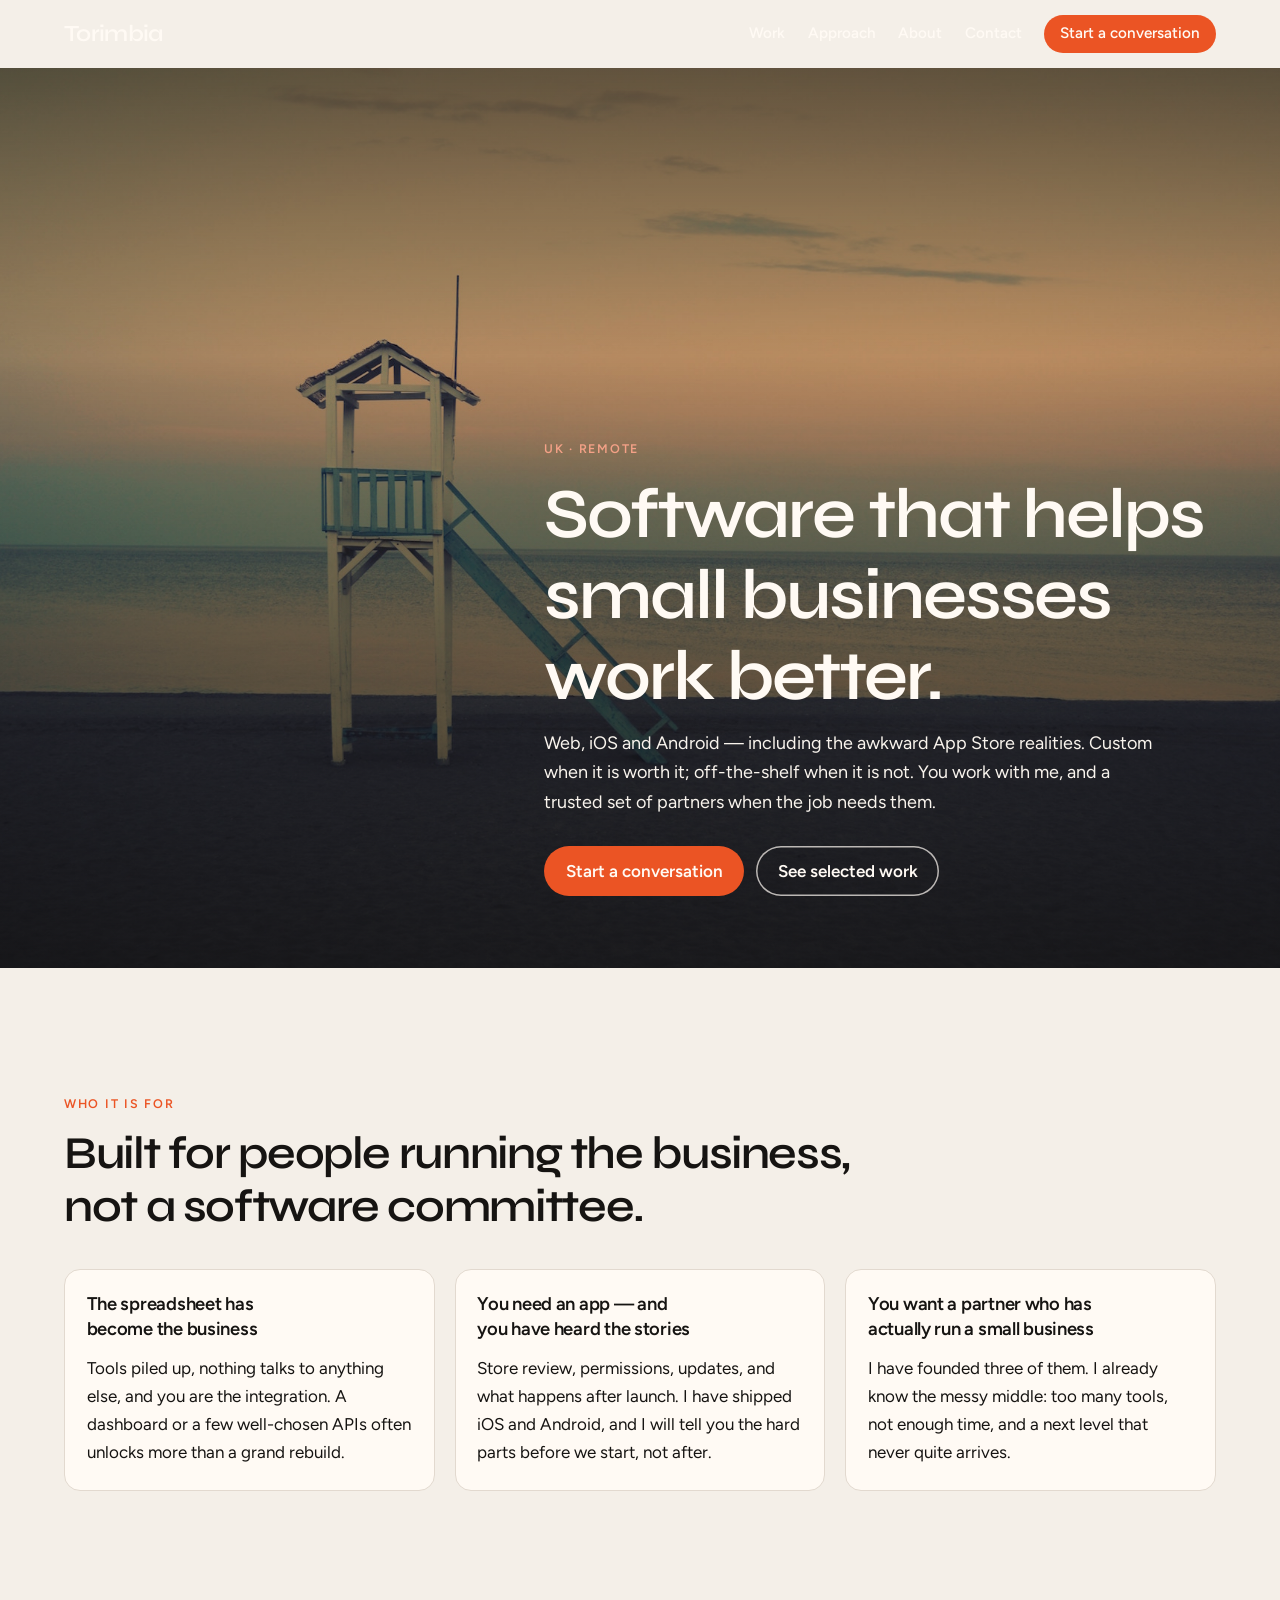
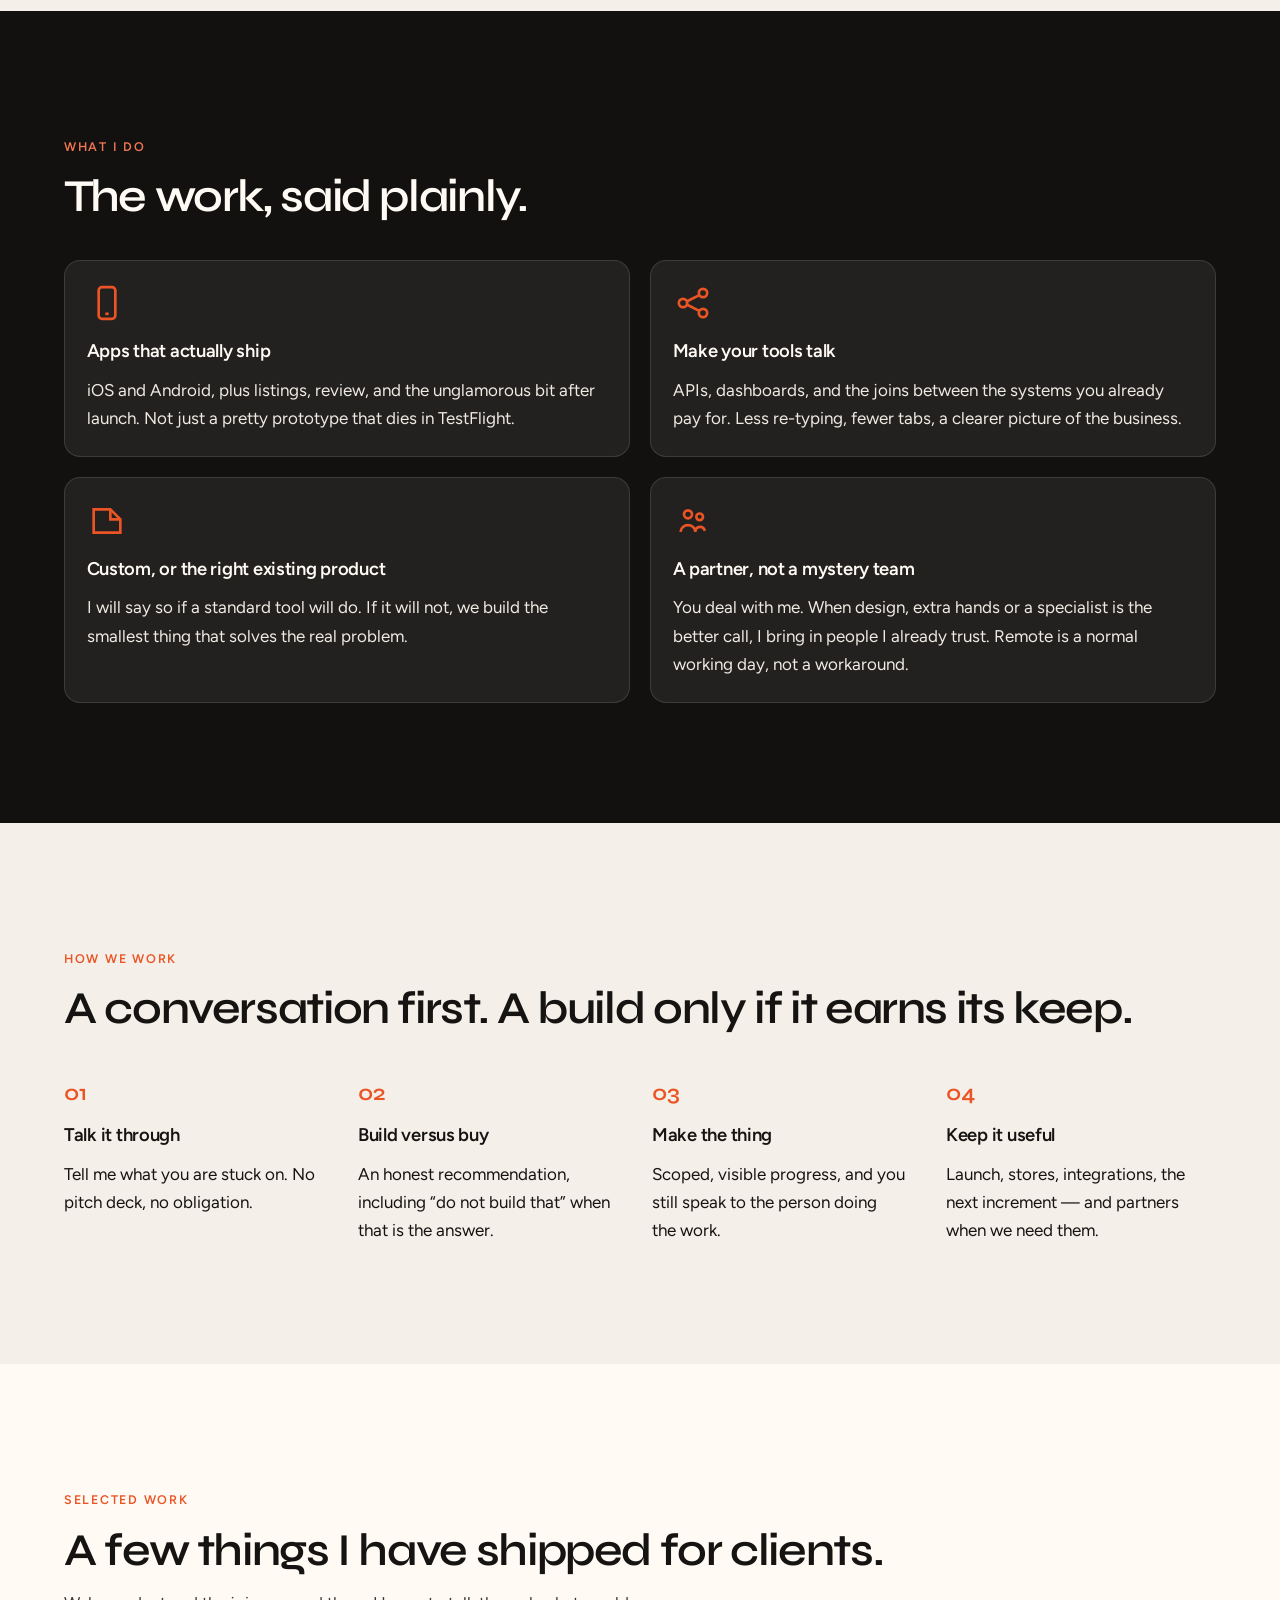
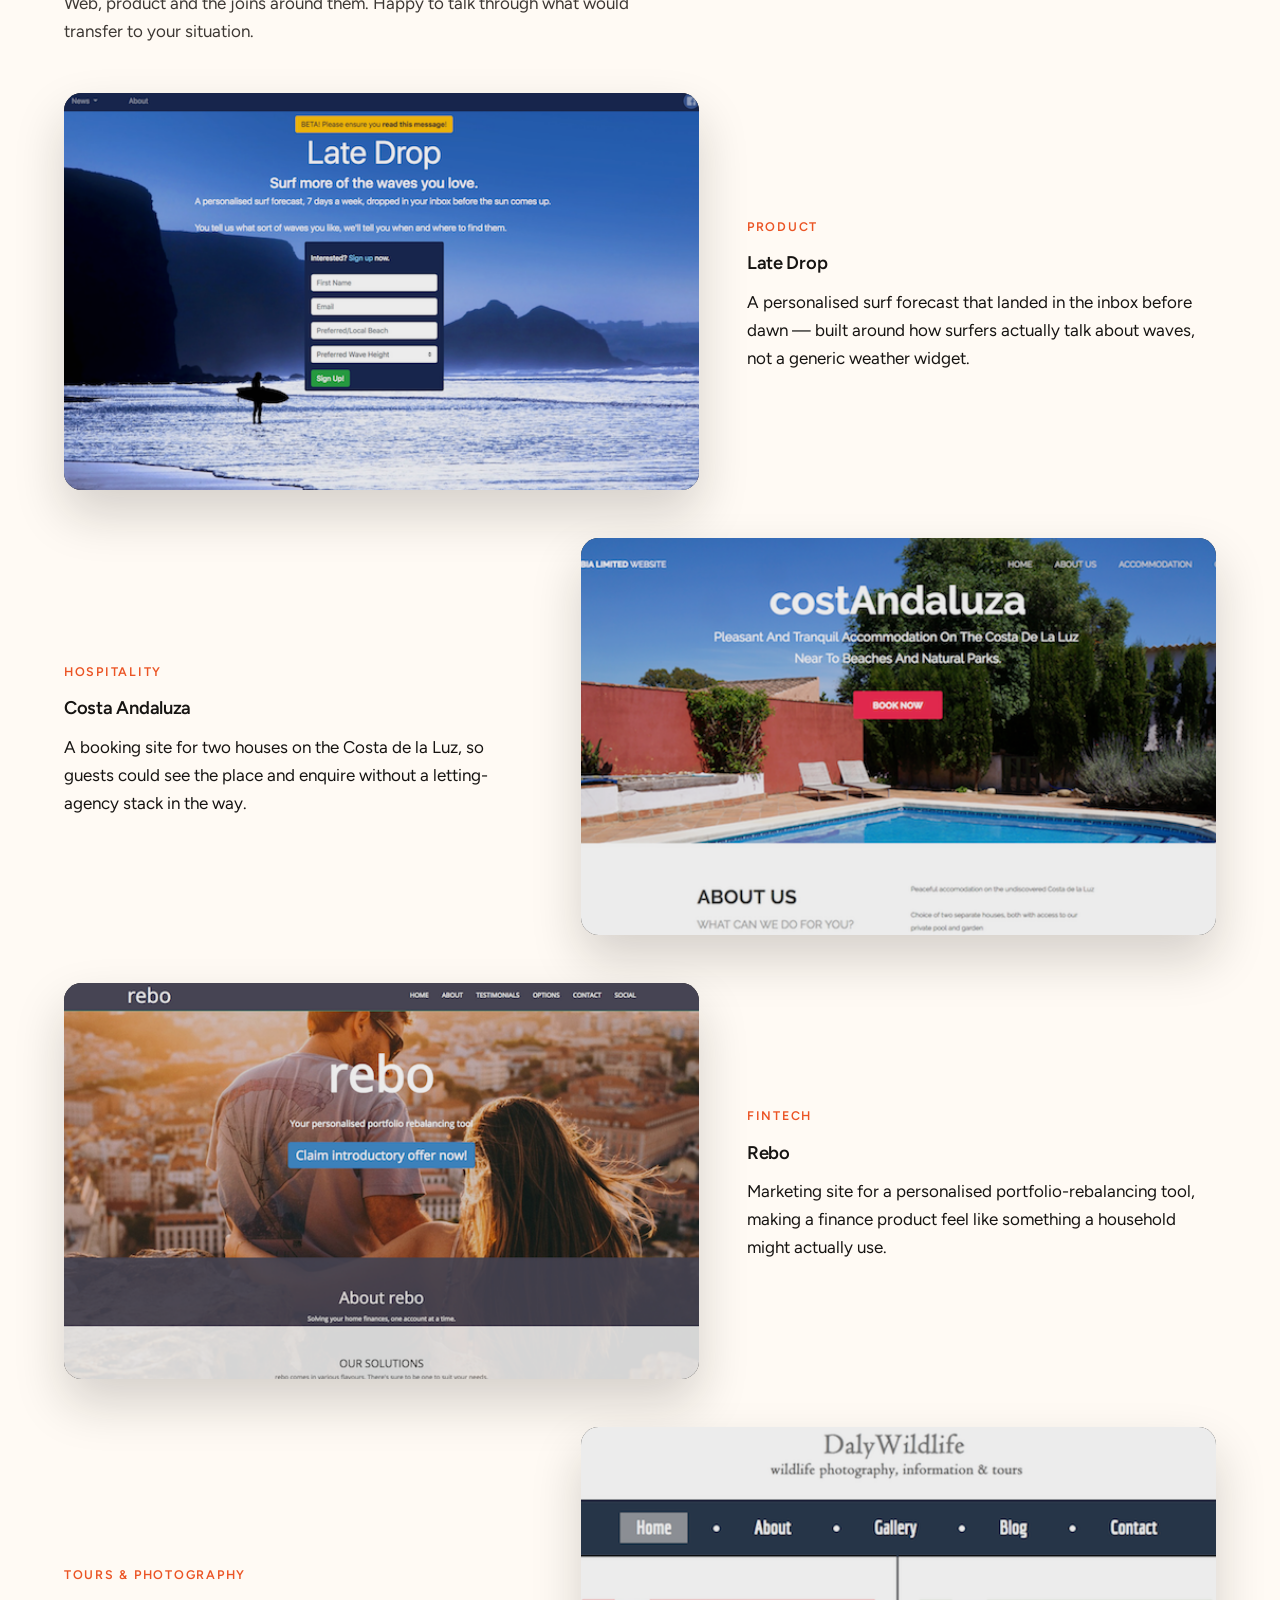
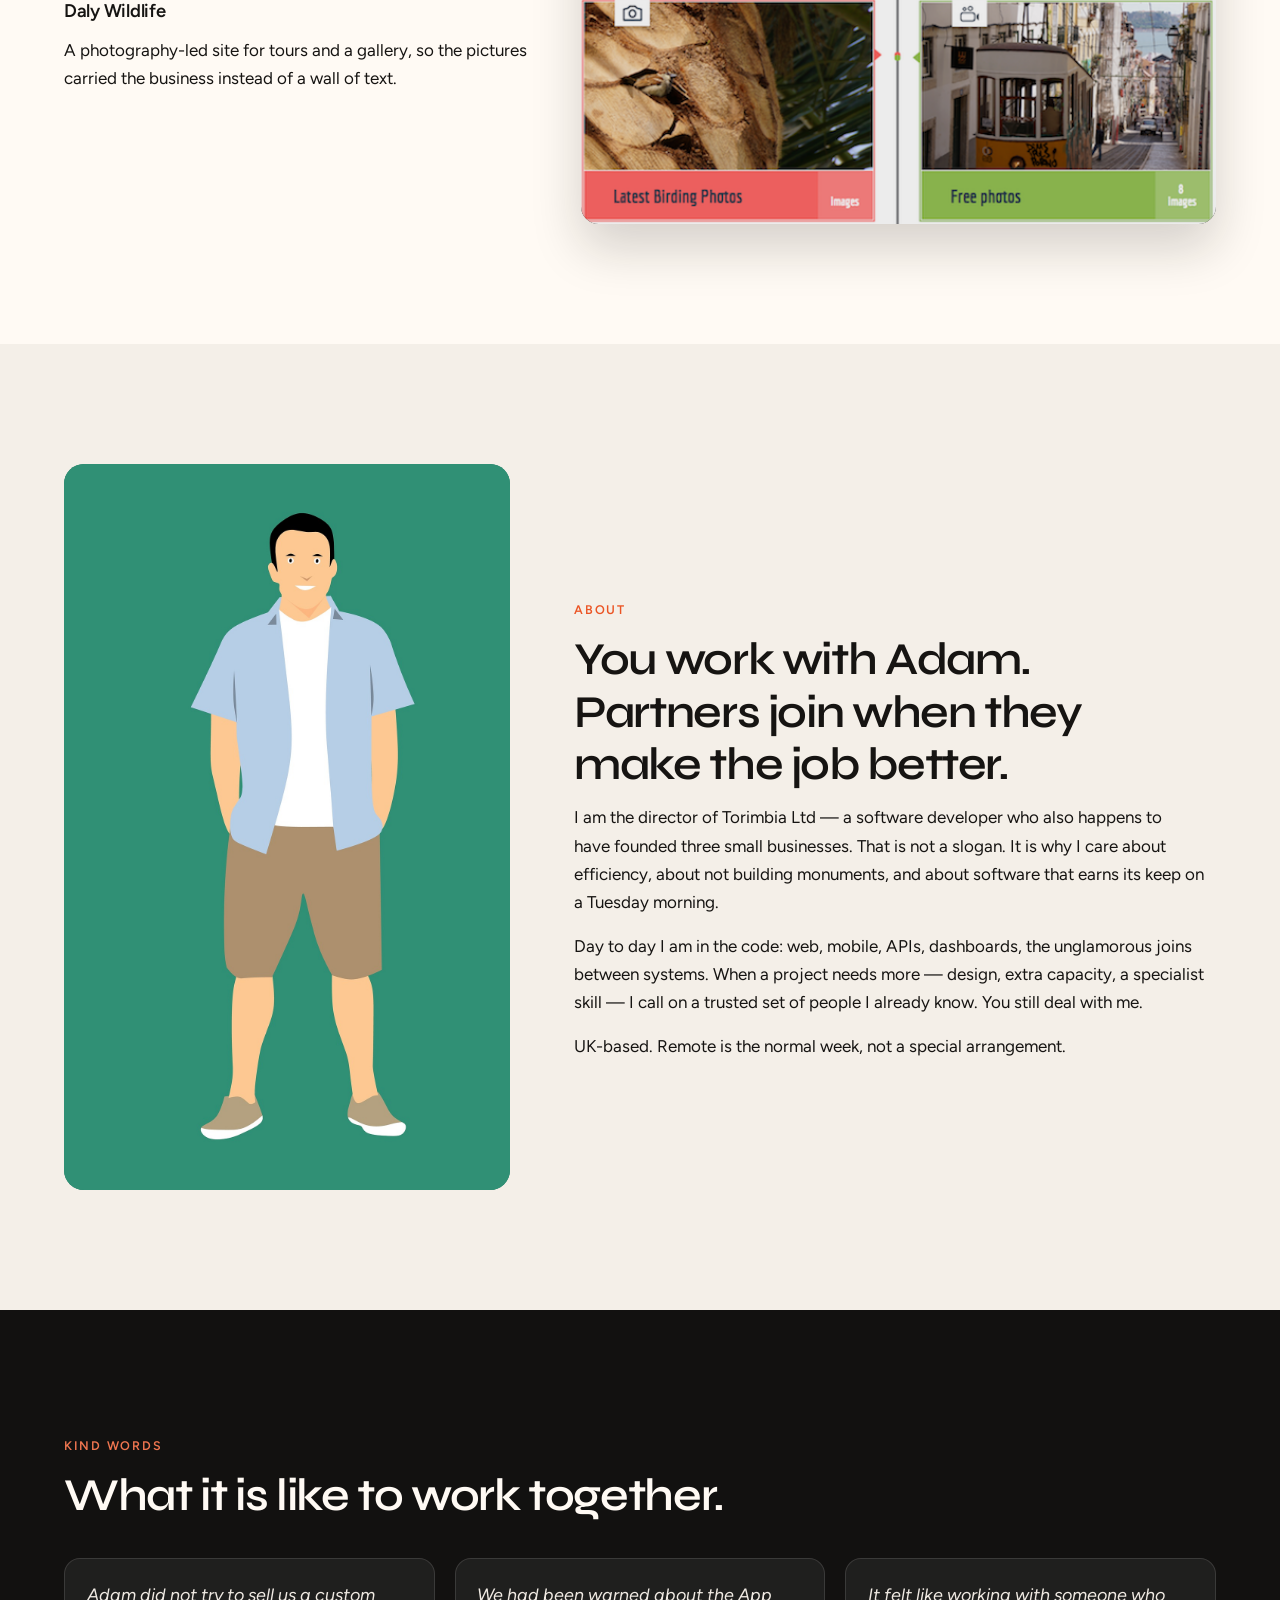
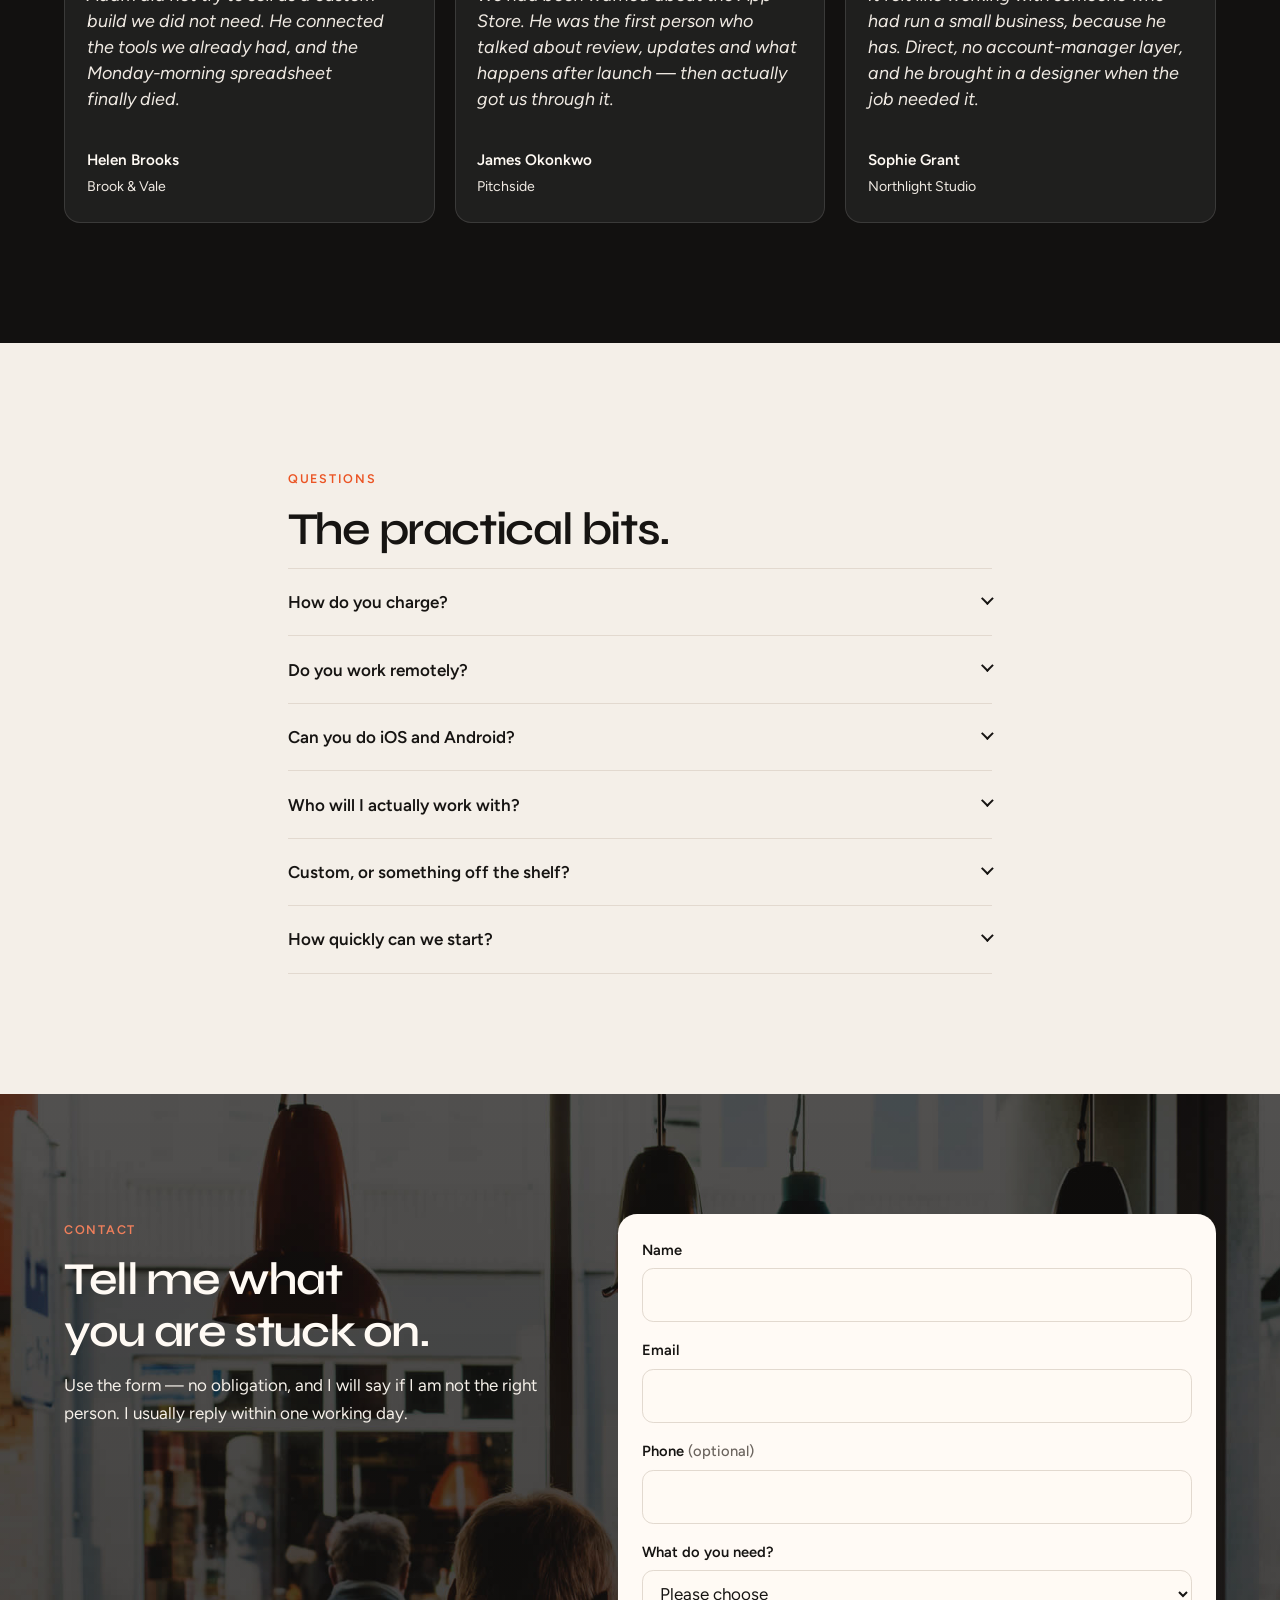
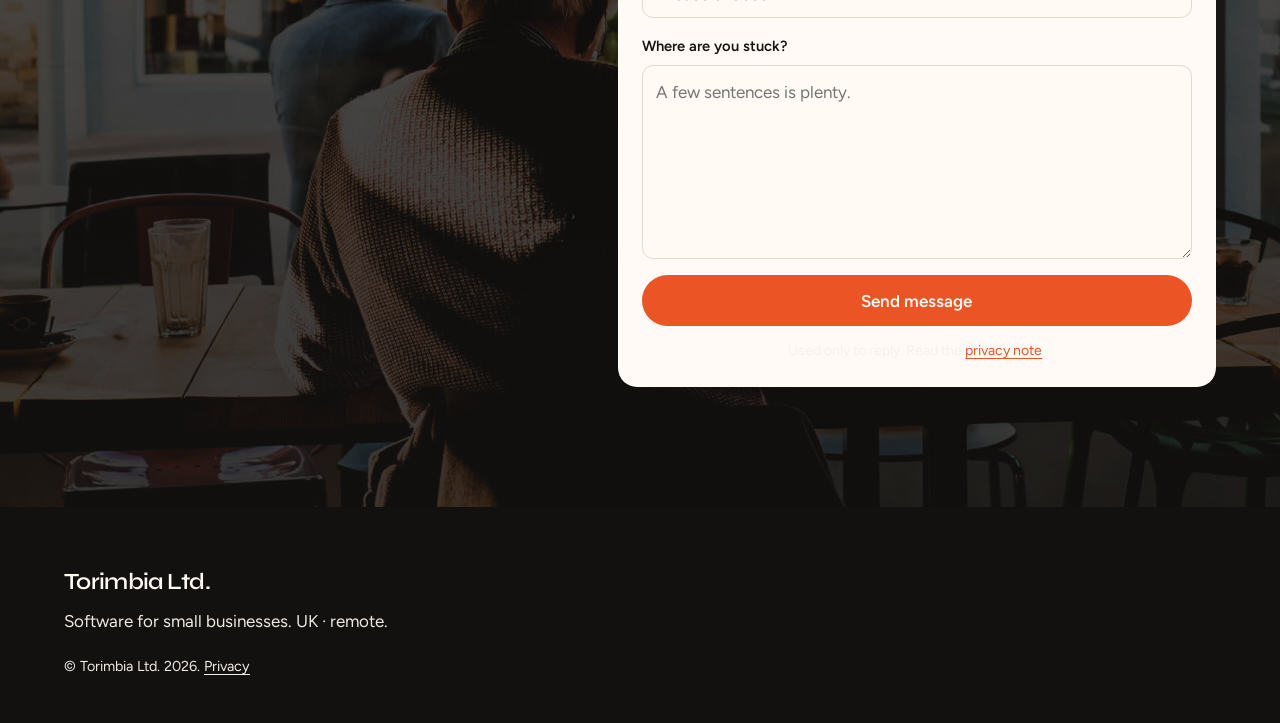
<file: index.html>
<!DOCTYPE html>
<html lang="en-GB">
  <head>
    <meta charset="utf-8" />
    <meta name="viewport" content="width=device-width, initial-scale=1" />
    <title>Torimbia Ltd — software for small businesses</title>
    <meta
      name="description"
      content="UK software partner for small businesses. Web and mobile apps, integrations and dashboards. Founder-led, remote, with trusted specialists when you need them."
    />
    <link rel="canonical" href="https://www.torimbia.co.uk/" />
    <meta name="theme-color" content="#161412" />
    <meta name="color-scheme" content="light" />
    <meta property="og:type" content="website" />
    <meta property="og:locale" content="en_GB" />
    <meta property="og:url" content="https://www.torimbia.co.uk/" />
    <meta property="og:title" content="Torimbia Ltd — software for small businesses" />
    <meta
      property="og:description"
      content="Web and mobile apps, integrations and dashboards. Founder-led, UK and remote."
    />
    <meta
      property="og:image"
      content="https://www.torimbia.co.uk/images/lifeguard_hut_serentiy-1920.jpg"
    />
    <meta name="twitter:card" content="summary_large_image" />
    <link
      rel="icon"
      href="data:image/svg+xml,%3Csvg xmlns='http://www.w3.org/2000/svg' viewBox='0 0 32 32'%3E%3Crect width='32' height='32' rx='7' fill='%23161412'/%3E%3Cpath fill='%23eb5424' d='M9 8h14v3.4h-5.3V24h-3.4V11.4H9z'/%3E%3C/svg%3E"
    />
    <link rel="preload" as="image" href="images/lifeguard_hut_serentiy-1920.jpg" />
    <link rel="preconnect" href="https://fonts.googleapis.com" />
    <link rel="preconnect" href="https://fonts.gstatic.com" crossorigin />
    <link
      href="https://fonts.googleapis.com/css2?family=Figtree:ital,wght@0,400;0,500;0,600;0,700;1,400&family=Syne:wght@500;600;700;800&display=swap"
      rel="stylesheet"
    />
    <link rel="stylesheet" href="css/site.css" />
    <script type="application/ld+json">
      {
        "@context": "https://schema.org",
        "@type": "ProfessionalService",
        "name": "Torimbia Ltd",
        "url": "https://www.torimbia.co.uk/",
        "areaServed": ["GB"],
        "description": "Founder-led software for small businesses: web and mobile apps, integrations, dashboards, and the joins between systems.",
        "address": {
          "@type": "PostalAddress",
          "addressCountry": "GB"
        }
      }
    </script>
  </head>
  <body>
    <a class="skip-link" href="#main">Skip to content</a>
    <div class="scroll-progress" aria-hidden="true"></div>

    <header class="site-header">
      <div class="wrap header-inner">
        <a class="wordmark" href="#top">Torimbia</a>
        <button
          class="nav-toggle"
          type="button"
          aria-expanded="false"
          aria-controls="site-nav"
          aria-label="Open menu"
        >
          <span></span>
          <span></span>
        </button>
        <nav id="site-nav" class="site-nav" aria-label="Primary">
          <a href="#work">Work</a>
          <a href="#approach">Approach</a>
          <a href="#about">About</a>
          <a href="#contact">Contact</a>
          <a class="btn btn-small" href="#contact">Start a conversation</a>
        </nav>
      </div>
    </header>

    <main id="main">
      <section id="top" class="hero">
        <img
          class="hero-photo"
          src="images/lifeguard_hut_serentiy-1920.jpg"
          alt=""
          width="1920"
          height="1280"
          fetchpriority="high"
          decoding="async"
        />
        <div class="hero-scrim"></div>
        <div class="wrap hero-copy">
          <p class="eyebrow">UK · remote</p>
          <h1>Software that helps small businesses work better.</h1>
          <p class="lead">
            Web, iOS and Android — including the awkward App Store realities. Custom when it is
            worth it; off-the-shelf when it is not. You work with me, and a trusted set of
            partners when the job needs them.
          </p>
          <div class="hero-actions">
            <a class="btn" href="#contact">Start a conversation</a>
            <a class="btn btn-ghost" href="#work">See selected work</a>
          </div>
        </div>
      </section>

      <section class="section" id="who" aria-labelledby="who-title">
        <div class="wrap">
          <p class="eyebrow">Who it is for</p>
          <h2 id="who-title">Built for people running the business, not a software committee.</h2>
          <div class="card-grid three">
            <article class="plain-card">
              <h3>The spreadsheet has become the business</h3>
              <p>
                Tools piled up, nothing talks to anything else, and you are the integration. A
                dashboard or a few well-chosen APIs often unlocks more than a grand rebuild.
              </p>
            </article>
            <article class="plain-card">
              <h3>You need an app — and you have heard the stories</h3>
              <p>
                Store review, permissions, updates, and what happens after launch. I have shipped
                iOS and Android, and I will tell you the hard parts before we start, not after.
              </p>
            </article>
            <article class="plain-card">
              <h3>You want a partner who has actually run a small business</h3>
              <p>
                I have founded three of them. I already know the messy middle: too many tools, not
                enough time, and a next level that never quite arrives.
              </p>
            </article>
          </div>
        </div>
      </section>

      <section class="section section-ink" id="services" aria-labelledby="services-title">
        <div class="wrap">
          <p class="eyebrow">What I do</p>
          <h2 id="services-title">The work, said plainly.</h2>
          <div class="card-grid two">
            <article class="service">
              <div class="service-icon" aria-hidden="true">
                <svg viewBox="0 0 24 24" fill="none" stroke="currentColor" stroke-width="1.6">
                  <rect x="7" y="2.5" width="10" height="19" rx="2" />
                  <path d="M11 18.5h2" />
                </svg>
              </div>
              <h3>Apps that actually ship</h3>
              <p>
                iOS and Android, plus listings, review, and the unglamorous bit after launch. Not
                just a pretty prototype that dies in TestFlight.
              </p>
            </article>
            <article class="service">
              <div class="service-icon" aria-hidden="true">
                <svg viewBox="0 0 24 24" fill="none" stroke="currentColor" stroke-width="1.6">
                  <circle cx="6" cy="12" r="2.5" />
                  <circle cx="18" cy="6" r="2.5" />
                  <circle cx="18" cy="18" r="2.5" />
                  <path d="M8.2 11.1 15.5 7.4M8.2 12.9 15.5 16.6" />
                </svg>
              </div>
              <h3>Make your tools talk</h3>
              <p>
                APIs, dashboards, and the joins between the systems you already pay for. Less
                re-typing, fewer tabs, a clearer picture of the business.
              </p>
            </article>
            <article class="service">
              <div class="service-icon" aria-hidden="true">
                <svg viewBox="0 0 24 24" fill="none" stroke="currentColor" stroke-width="1.6">
                  <path d="M4 19V5h10l6 6v8H4z" />
                  <path d="M14 5v6h6" />
                </svg>
              </div>
              <h3>Custom, or the right existing product</h3>
              <p>
                I will say so if a standard tool will do. If it will not, we build the smallest
                thing that solves the real problem.
              </p>
            </article>
            <article class="service">
              <div class="service-icon" aria-hidden="true">
                <svg viewBox="0 0 24 24" fill="none" stroke="currentColor" stroke-width="1.6">
                  <circle cx="9" cy="8" r="2.4" />
                  <circle cx="16" cy="9.5" r="2" />
                  <path d="M4.5 18.5c.4-2.6 2.4-4 4.5-4s4.1 1.4 4.5 4" />
                  <path d="M13.2 18.5c.3-1.8 1.5-3 3-3 1.4 0 2.5.9 2.9 2.4" />
                </svg>
              </div>
              <h3>A partner, not a mystery team</h3>
              <p>
                You deal with me. When design, extra hands or a specialist is the better call, I
                bring in people I already trust. Remote is a normal working day, not a workaround.
              </p>
            </article>
          </div>
        </div>
      </section>

      <section class="section" id="approach" aria-labelledby="approach-title">
        <div class="wrap">
          <p class="eyebrow">How we work</p>
          <h2 id="approach-title">A conversation first. A build only if it earns its keep.</h2>
          <ol class="steps">
            <li>
              <h3>Talk it through</h3>
              <p>Tell me what you are stuck on. No pitch deck, no obligation.</p>
            </li>
            <li>
              <h3>Build versus buy</h3>
              <p>An honest recommendation, including “do not build that” when that is the answer.</p>
            </li>
            <li>
              <h3>Make the thing</h3>
              <p>Scoped, visible progress, and you still speak to the person doing the work.</p>
            </li>
            <li>
              <h3>Keep it useful</h3>
              <p>Launch, stores, integrations, the next increment — and partners when we need them.</p>
            </li>
          </ol>
        </div>
      </section>

      <section class="section section-warm" id="work" aria-labelledby="work-title">
        <div class="wrap">
          <p class="eyebrow">Selected work</p>
          <h2 id="work-title">A few things I have shipped for clients.</h2>
          <p class="section-lead">
            Web, product and the joins around them. Happy to talk through what would transfer to
            your situation.
          </p>

          <article class="case">
            <figure class="case-frame">
              <img
                src="images/small/lateDrop-home.png"
                alt="Late Drop website: a surf forecast sign-up page"
                width="1200"
                height="675"
                loading="lazy"
                decoding="async"
              />
            </figure>
            <div class="case-copy">
              <p class="eyebrow">Product</p>
              <h3>Late Drop</h3>
              <p>
                A personalised surf forecast that landed in the inbox before dawn — built around
                how surfers actually talk about waves, not a generic weather widget.
              </p>
            </div>
          </article>

          <article class="case case-flip">
            <figure class="case-frame">
              <img
                src="images/small/costAndaluza-home.png"
                alt="Costa Andaluza website: holiday houses with a pool"
                width="1200"
                height="675"
                loading="lazy"
                decoding="async"
              />
            </figure>
            <div class="case-copy">
              <p class="eyebrow">Hospitality</p>
              <h3>Costa Andaluza</h3>
              <p>
                A booking site for two houses on the Costa de la Luz, so guests could see the
                place and enquire without a letting-agency stack in the way.
              </p>
            </div>
          </article>

          <article class="case">
            <figure class="case-frame">
              <img
                src="images/small/rebo-landing.png"
                alt="Rebo website: a personalised portfolio rebalancing product"
                width="1200"
                height="675"
                loading="lazy"
                decoding="async"
              />
            </figure>
            <div class="case-copy">
              <p class="eyebrow">Fintech</p>
              <h3>Rebo</h3>
              <p>
                Marketing site for a personalised portfolio-rebalancing tool, making a finance
                product feel like something a household might actually use.
              </p>
            </div>
          </article>

          <article class="case case-flip">
            <figure class="case-frame">
              <img
                src="images/small/dalyWildlife-home.png"
                alt="Daly Wildlife website: photography gallery and tours"
                width="1200"
                height="675"
                loading="lazy"
                decoding="async"
              />
            </figure>
            <div class="case-copy">
              <p class="eyebrow">Tours &amp; photography</p>
              <h3>Daly Wildlife</h3>
              <p>
                A photography-led site for tours and a gallery, so the pictures carried the
                business instead of a wall of text.
              </p>
            </div>
          </article>
        </div>
      </section>

      <section class="section" id="about" aria-labelledby="about-title">
        <div class="wrap about-grid">
          <figure class="about-portrait">
            <img
              src="images/cartoon_adam_05_chillin.jpg"
              alt="Illustrated portrait of Adam, director of Torimbia Ltd"
              width="720"
              height="1080"
              loading="lazy"
              decoding="async"
            />
          </figure>
          <div>
            <p class="eyebrow">About</p>
            <h2 id="about-title">You work with Adam. Partners join when they make the job better.</h2>
            <p>
              I am the director of Torimbia Ltd — a software developer who also happens to have
              founded three small businesses. That is not a slogan. It is why I care about
              efficiency, about not building monuments, and about software that earns its keep on
              a Tuesday morning.
            </p>
            <p>
              Day to day I am in the code: web, mobile, APIs, dashboards, the unglamorous joins
              between systems. When a project needs more — design, extra capacity, a specialist
              skill — I call on a trusted set of people I already know. You still deal with me.
            </p>
            <p>UK-based. Remote is the normal week, not a special arrangement.</p>
          </div>
        </div>
      </section>

      <!-- Placeholder quotes — swap names, companies and wording before treating these as live testimonials. -->
      <section class="section section-ink" id="kind-words" aria-labelledby="quotes-title">
        <div class="wrap">
          <p class="eyebrow">Kind words</p>
          <h2 id="quotes-title">What it is like to work together.</h2>
          <div class="card-grid three">
            <blockquote class="quote">
              <p>
                Adam did not try to sell us a custom build we did not need. He connected the tools
                we already had, and the Monday-morning spreadsheet finally died.
              </p>
              <footer>
                <cite>Helen Brooks</cite>
                <span>Brook &amp; Vale</span>
              </footer>
            </blockquote>
            <blockquote class="quote">
              <p>
                We had been warned about the App Store. He was the first person who talked about
                review, updates and what happens after launch — then actually got us through it.
              </p>
              <footer>
                <cite>James Okonkwo</cite>
                <span>Pitchside</span>
              </footer>
            </blockquote>
            <blockquote class="quote">
              <p>
                It felt like working with someone who had run a small business, because he has.
                Direct, no account-manager layer, and he brought in a designer when the job needed
                it.
              </p>
              <footer>
                <cite>Sophie Grant</cite>
                <span>Northlight Studio</span>
              </footer>
            </blockquote>
          </div>
        </div>
      </section>

      <section class="section" id="faq" aria-labelledby="faq-title">
        <div class="wrap narrow">
          <p class="eyebrow">Questions</p>
          <h2 id="faq-title">The practical bits.</h2>
          <div class="faq">
            <details>
              <summary>How do you charge?</summary>
              <p>
                Usually a scoped piece of work, sometimes a short paid discovery first so neither
                of us is guessing. You get a clear figure before anything starts — not a surprise
                at the end.
              </p>
            </details>
            <details>
              <summary>Do you work remotely?</summary>
              <p>
                Yes. That is a normal working day, not a workaround. I am UK-based and happy on a
                call wherever you are.
              </p>
            </details>
            <details>
              <summary>Can you do iOS and Android?</summary>
              <p>
                Yes — including store listing, review, permissions and updates, not just the
                build. I will be honest about what the stores will and will not allow.
              </p>
            </details>
            <details>
              <summary>Who will I actually work with?</summary>
              <p>
                Me. If the job needs design, extra hands or a specialist, I bring in people I
                already trust. You will not be handed to a bench of people you have never met.
              </p>
            </details>
            <details>
              <summary>Custom, or something off the shelf?</summary>
              <p>
                Whichever gets you the outcome with less risk. I will say if a standard product
                will do. If it will not, we build the smallest thing that solves the real problem.
              </p>
            </details>
            <details>
              <summary>How quickly can we start?</summary>
              <p>
                Tell me what you are stuck on. If I am a fit, we can usually talk within a few
                days. If I am not, I will say so.
              </p>
            </details>
          </div>
        </div>
      </section>

      <section class="section section-contact" id="contact" aria-labelledby="contact-title">
        <div class="wrap contact-grid">
          <div>
            <p class="eyebrow">Contact</p>
            <h2 id="contact-title">Tell me what you are stuck on.</h2>
            <p>
              Use the form — no obligation, and I will say if I am not the right person. I
              usually reply within one working day.
            </p>
          </div>

          <form
            class="contact-form"
            name="contactform"
            method="post"
            action="https://formspree.io/f/xeajpzbp"
          >
            <input type="hidden" name="_subject" value="Message from Torimbia web contact form" />
            <input type="hidden" name="_next" value="https://www.torimbia.co.uk/thanks.html" />
            <input
              type="text"
              id="teabreak"
              name="_gotcha"
              autocomplete="off"
              tabindex="-1"
              aria-hidden="true"
              hidden
            />

            <div class="field">
              <label for="name">Name</label>
              <input
                id="name"
                type="text"
                name="name"
                required
                maxlength="100"
                autocomplete="name"
              />
            </div>
            <div class="field">
              <label for="email">Email</label>
              <input
                id="email"
                type="email"
                name="email"
                required
                maxlength="254"
                autocomplete="email"
              />
            </div>
            <div class="field">
              <label for="telephone">Phone <span class="optional">(optional)</span></label>
              <input
                id="telephone"
                type="tel"
                name="telephone"
                maxlength="40"
                autocomplete="tel"
              />
            </div>
            <div class="field">
              <label for="need">What do you need?</label>
              <select id="need" name="need" required>
                <option value="" disabled selected>Please choose</option>
                <option value="app">An app (iOS / Android)</option>
                <option value="integration">Integrations or a dashboard</option>
                <option value="custom">Custom software</option>
                <option value="off-the-shelf">Help choosing / setting up an existing tool</option>
                <option value="not-sure">Not sure yet</option>
              </select>
            </div>
            <div class="field">
              <label for="comments">Where are you stuck?</label>
              <textarea
                id="comments"
                name="comments"
                rows="6"
                required
                maxlength="5000"
                placeholder="A few sentences is plenty."
              ></textarea>
            </div>
            <button class="btn" type="submit">Send message</button>
            <p class="form-note">
              Used only to reply. Read the
              <a href="privacy.html">privacy note</a>.
            </p>
          </form>
        </div>
      </section>
    </main>

    <footer class="site-footer">
      <div class="wrap footer-inner">
        <p class="wordmark">Torimbia Ltd.</p>
        <p>Software for small businesses. UK · remote.</p>
        <p class="copyright">
          &copy; Torimbia Ltd. 2026.
          <a href="privacy.html">Privacy</a>
        </p>
      </div>
    </footer>

    <script src="js/site.js" defer></script>
  </body>
</html>
</file>
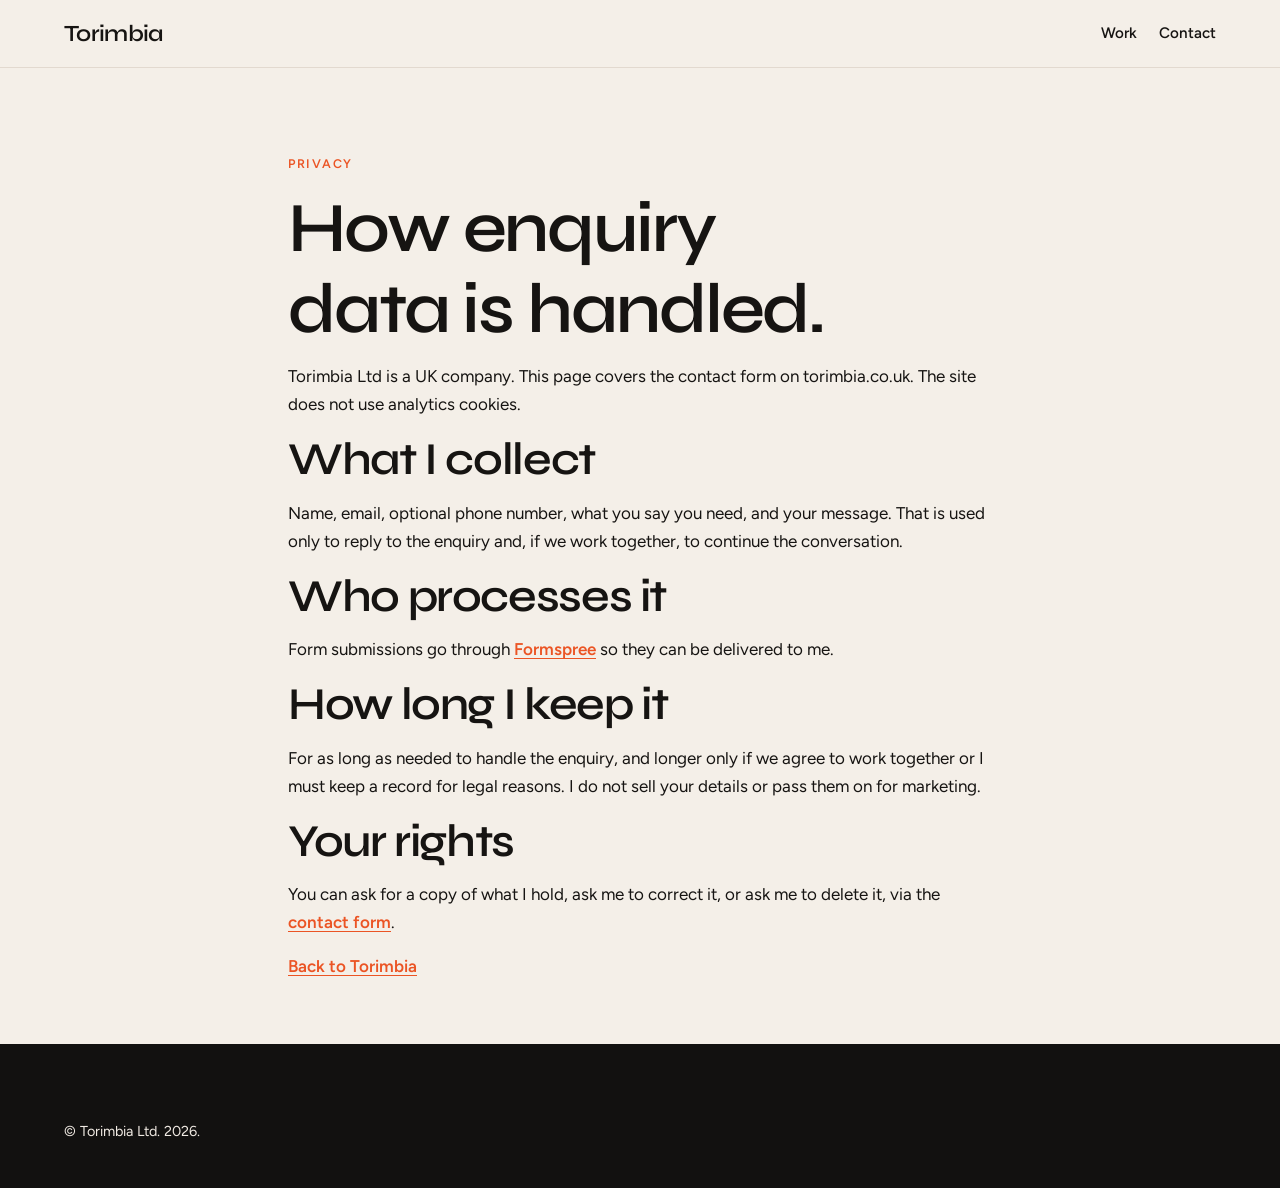
<file: privacy.html>
<!DOCTYPE html>
<html lang="en-GB">
  <head>
    <meta charset="utf-8" />
    <meta name="viewport" content="width=device-width, initial-scale=1" />
    <title>Privacy — Torimbia Ltd</title>
    <meta
      name="description"
      content="How Torimbia Ltd handles enquiry data from this website."
    />
    <link rel="canonical" href="https://www.torimbia.co.uk/privacy.html" />
    <meta name="theme-color" content="#161412" />
    <link rel="stylesheet" href="css/site.css" />
    <link rel="preconnect" href="https://fonts.googleapis.com" />
    <link rel="preconnect" href="https://fonts.gstatic.com" crossorigin />
    <link
      href="https://fonts.googleapis.com/css2?family=Figtree:wght@400;600;700&family=Syne:wght@600;700&display=swap"
      rel="stylesheet"
    />
  </head>
  <body class="simple-page">
    <header class="site-header is-solid">
      <div class="wrap header-inner">
        <a class="wordmark" href="./index.html">Torimbia</a>
        <nav class="site-nav" aria-label="Primary">
          <a href="./index.html#work">Work</a>
          <a href="./index.html#contact">Contact</a>
        </nav>
      </div>
    </header>
    <main class="simple-main">
      <div class="wrap narrow">
        <p class="eyebrow">Privacy</p>
        <h1>How enquiry data is handled.</h1>
        <p>
          Torimbia Ltd is a UK company. This page covers the contact form on torimbia.co.uk.
          The site does not use analytics cookies.
        </p>
        <h2>What I collect</h2>
        <p>
          Name, email, optional phone number, what you say you need, and your message. That is
          used only to reply to the enquiry and, if we work together, to continue the
          conversation.
        </p>
        <h2>Who processes it</h2>
        <p>
          Form submissions go through
          <a href="https://formspree.io">Formspree</a>
          so they can be delivered to me.
        </p>
        <h2>How long I keep it</h2>
        <p>
          For as long as needed to handle the enquiry, and longer only if we agree to work
          together or I must keep a record for legal reasons. I do not sell your details or pass
          them on for marketing.
        </p>
        <h2>Your rights</h2>
        <p>
          You can ask for a copy of what I hold, ask me to correct it, or ask me to delete it,
          via the
          <a href="./index.html#contact">contact form</a>.
        </p>
        <p><a href="./index.html">Back to Torimbia</a></p>
      </div>
    </main>
    <footer class="site-footer">
      <div class="wrap footer-inner">
        <p class="copyright">&copy; Torimbia Ltd. 2026.</p>
      </div>
    </footer>
  </body>
</html>
</file>
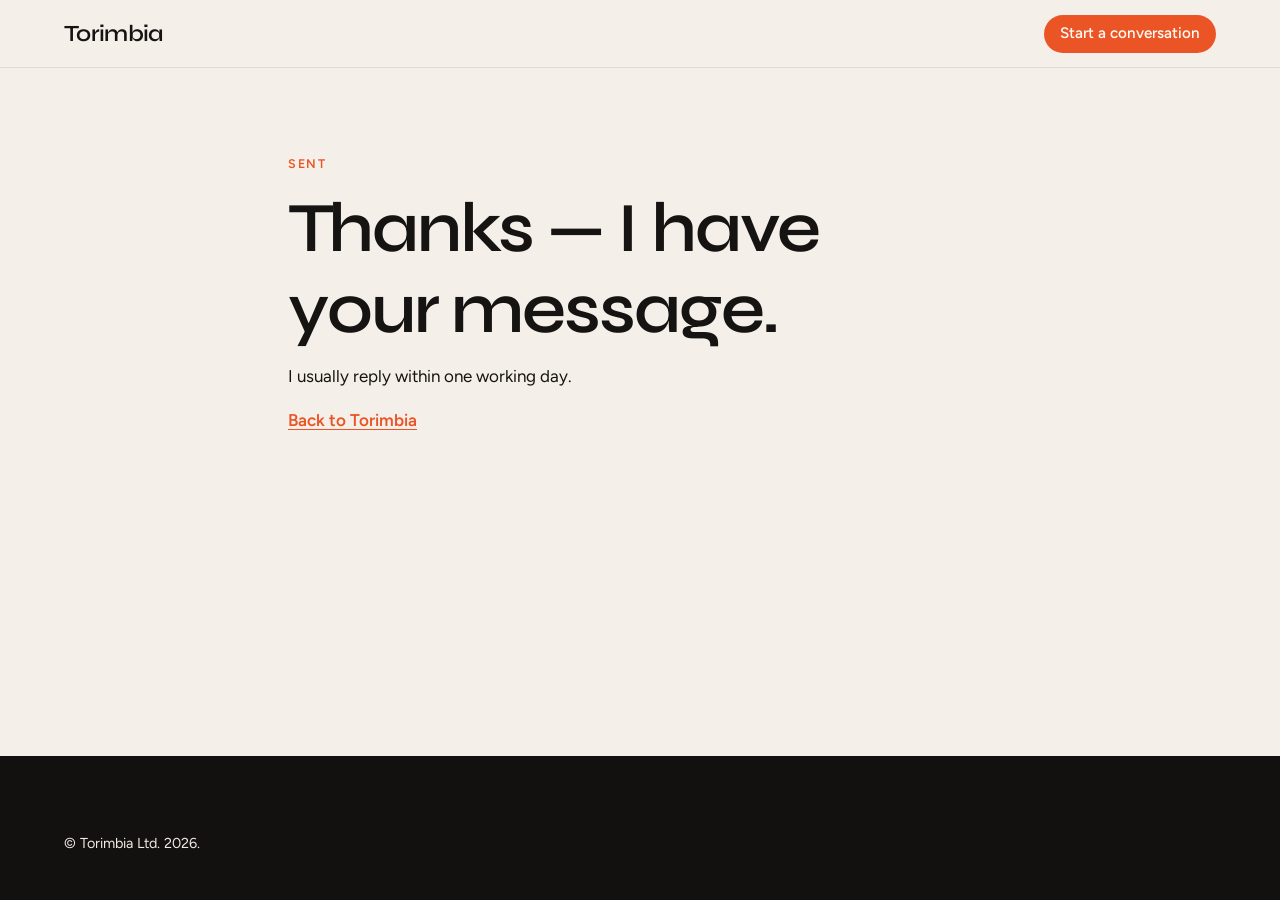
<file: thanks.html>
<!DOCTYPE html>
<html lang="en-GB">
  <head>
    <meta charset="utf-8" />
    <meta name="viewport" content="width=device-width, initial-scale=1" />
    <title>Thanks — Torimbia Ltd</title>
    <meta name="robots" content="noindex" />
    <meta name="theme-color" content="#161412" />
    <link rel="stylesheet" href="css/site.css" />
    <link rel="preconnect" href="https://fonts.googleapis.com" />
    <link rel="preconnect" href="https://fonts.gstatic.com" crossorigin />
    <link
      href="https://fonts.googleapis.com/css2?family=Figtree:wght@400;600;700&family=Syne:wght@600;700&display=swap"
      rel="stylesheet"
    />
  </head>
  <body class="simple-page">
    <header class="site-header is-solid">
      <div class="wrap header-inner">
        <a class="wordmark" href="./index.html">Torimbia</a>
        <nav class="site-nav" aria-label="Primary">
          <a class="btn btn-small" href="./index.html#contact">Start a conversation</a>
        </nav>
      </div>
    </header>
    <main class="simple-main">
      <div class="wrap narrow">
        <p class="eyebrow">Sent</p>
        <h1>Thanks — I have your message.</h1>
        <p>
          I usually reply within one working day.
        </p>
        <p><a href="./index.html">Back to Torimbia</a></p>
      </div>
    </main>
    <footer class="site-footer">
      <div class="wrap footer-inner">
        <p class="copyright">&copy; Torimbia Ltd. 2026.</p>
      </div>
    </footer>
  </body>
</html>
</file>
<file: css/site.css>
/**
 * Torimbia site styles. No framework — layout is Grid/Flex, motion is native CSS.
 * Accent #eb5424 is kept from the previous site.
 */

:root {
  --ink: #161412;
  --ink-soft: #3d3834;
  --muted: #6b645e;
  --paper: #f4efe8;
  --paper-2: #fffaf4;
  --line: #e2d9cf;
  --accent: #eb5424;
  --accent-hover: #cf471c;
  --dark: #121110;
  --hero-ink: #fffaf4;
  --radius: 1rem;
  --header-h: 4.25rem;
  --wide: 72rem;
  --font-display: "Syne", "Segoe UI", system-ui, sans-serif;
  --font-body: "Figtree", "Segoe UI", system-ui, sans-serif;
  --space: clamp(1.25rem, 3vw, 2.25rem);
  --section: clamp(4.5rem, 10vw, 7.5rem);
  --shadow-photo: 0 24px 50px color-mix(in srgb, var(--ink) 18%, transparent);
}

*,
*::before,
*::after {
  box-sizing: border-box;
}

html {
  scroll-behavior: smooth;
  scroll-padding-top: calc(var(--header-h) + 0.75rem);
}

body {
  margin: 0;
  color: var(--ink);
  background: var(--paper);
  font-family: var(--font-body);
  font-size: 1.0625rem;
  line-height: 1.65;
  text-rendering: optimizeLegibility;
  -webkit-font-smoothing: antialiased;
}

img {
  max-width: 100%;
  height: auto;
  display: block;
}

h1,
h2,
h3 {
  font-family: var(--font-display);
  font-weight: 600;
  line-height: 1.15;
  letter-spacing: -0.03em;
  text-wrap: balance;
  margin: 0 0 0.75rem;
}

h1 {
  font-size: clamp(2.4rem, 6vw, 4.4rem);
}

h2 {
  font-size: clamp(1.85rem, 3.6vw, 2.85rem);
}

h3 {
  font-family: var(--font-body);
  font-weight: 600;
  letter-spacing: -0.015em;
  font-size: 1.15rem;
  line-height: 1.35;
}

p {
  margin: 0 0 1rem;
  text-wrap: pretty;
}

p:last-child {
  margin-bottom: 0;
}

a {
  color: var(--accent);
  text-underline-offset: 0.18em;
}

a:hover {
  color: var(--accent-hover);
}

:focus-visible {
  outline: 2px solid var(--accent);
  outline-offset: 3px;
}

::selection {
  background: color-mix(in srgb, var(--accent) 28%, white);
}

.skip-link {
  position: absolute;
  left: 1rem;
  top: -4rem;
  z-index: 80;
  background: var(--ink);
  color: var(--hero-ink);
  padding: 0.6rem 0.9rem;
  border-radius: 0.4rem;
}

.skip-link:focus {
  top: 1rem;
  color: var(--hero-ink);
}

.wrap {
  width: min(calc(100% - 2 * var(--space)), var(--wide));
  margin-inline: auto;
}

.wrap.narrow {
  width: min(calc(100% - 2 * var(--space)), 44rem);
}

.eyebrow {
  display: inline-block;
  margin: 0 0 0.85rem;
  color: var(--accent);
  font-size: 0.78rem;
  font-weight: 600;
  letter-spacing: 0.14em;
  text-transform: uppercase;
}

.section-lead {
  max-width: 38rem;
  color: var(--ink-soft);
  margin-bottom: 2.75rem;
}

.section {
  padding: var(--section) 0;
}

.section-ink {
  background: var(--dark);
  color: var(--hero-ink);
}

.section-ink .eyebrow {
  color: color-mix(in srgb, var(--accent) 80%, white);
}

.section-ink h2,
.section-ink h3 {
  color: var(--hero-ink);
}

.section-ink p,
.section-ink span {
  color: color-mix(in srgb, var(--hero-ink) 78%, #b9b2a8);
}

.section-warm {
  background: var(--paper-2);
}

.section-contact {
  background:
    linear-gradient(
      180deg,
      color-mix(in srgb, var(--ink) 55%, transparent),
      color-mix(in srgb, var(--ink) 72%, transparent)
    ),
    url("../images/contact-bg.jpg") center / cover no-repeat;
  color: var(--hero-ink);
}

.section-contact .eyebrow {
  color: color-mix(in srgb, var(--accent) 75%, white);
}

.section-contact h2,
.section-contact a {
  color: var(--hero-ink);
}

.section-contact p {
  color: color-mix(in srgb, var(--hero-ink) 82%, #c9c2b8);
}

.section-contact a:hover {
  color: color-mix(in srgb, var(--accent) 40%, white);
}

.scroll-progress {
  position: fixed;
  top: 0;
  left: 0;
  z-index: 60;
  height: 3px;
  width: 100%;
  transform: scaleX(0);
  transform-origin: 0 50%;
  background: var(--accent);
  animation: progress-grow linear;
  animation-timeline: scroll();
  pointer-events: none;
}

@keyframes progress-grow {
  from {
    transform: scaleX(0);
  }
  to {
    transform: scaleX(1);
  }
}

.site-header {
  position: sticky;
  top: 0;
  z-index: 50;
  height: var(--header-h);
  color: var(--hero-ink);
  background: transparent;
  transition:
    background 0.25s ease,
    color 0.25s ease,
    border-color 0.25s ease,
    backdrop-filter 0.25s ease;
}

.site-header.is-solid,
.site-header.is-open {
  color: var(--ink);
  background: color-mix(in srgb, var(--paper) 86%, transparent);
  backdrop-filter: blur(16px);
  -webkit-backdrop-filter: blur(16px);
  border-bottom: 1px solid var(--line);
}

.header-inner {
  display: flex;
  align-items: center;
  justify-content: space-between;
  gap: 1rem;
  height: var(--header-h);
}

.wordmark {
  font-family: var(--font-display);
  font-size: 1.45rem;
  font-weight: 600;
  color: inherit;
  text-decoration: none;
  letter-spacing: -0.03em;
}

.wordmark:hover {
  color: inherit;
}

.site-nav {
  display: flex;
  align-items: center;
  gap: 1.4rem;
}

.site-nav a {
  color: inherit;
  text-decoration: none;
  font-weight: 550;
  font-size: 0.95rem;
}

.site-nav a:hover {
  color: var(--accent);
}

.site-nav .btn {
  color: var(--hero-ink);
}

.site-header.is-solid .site-nav .btn,
.site-header.is-open .site-nav .btn {
  color: var(--hero-ink);
}

.nav-toggle {
  display: none;
  width: 2.6rem;
  height: 2.6rem;
  padding: 0;
  border: 0;
  background: transparent;
  cursor: pointer;
}

.nav-toggle span {
  display: block;
  width: 1.2rem;
  height: 2px;
  margin: 5px auto;
  background: currentColor;
  transition: transform 0.2s ease;
}

.nav-toggle[aria-expanded="true"] span:first-child {
  transform: translateY(3.5px) rotate(45deg);
}

.nav-toggle[aria-expanded="true"] span:last-child {
  transform: translateY(-3.5px) rotate(-45deg);
}

.btn {
  display: inline-flex;
  align-items: center;
  justify-content: center;
  min-height: 3rem;
  padding: 0.7rem 1.35rem;
  border: 0;
  border-radius: 999px;
  background: var(--accent);
  color: var(--hero-ink);
  font: inherit;
  font-weight: 600;
  text-decoration: none;
  cursor: pointer;
  transition:
    background 0.2s ease,
    color 0.2s ease,
    transform 0.2s ease;
}

.btn:hover {
  background: var(--accent-hover);
  color: var(--hero-ink);
}

.btn:active {
  transform: translateY(1px);
}

.btn-small {
  min-height: 2.4rem;
  padding: 0.4rem 1rem;
  font-size: 0.9rem;
}

.btn-ghost {
  background: transparent;
  color: var(--hero-ink);
  box-shadow: inset 0 0 0 1.5px color-mix(in srgb, var(--hero-ink) 70%, transparent);
}

.btn-ghost:hover {
  background: color-mix(in srgb, var(--hero-ink) 12%, transparent);
  color: var(--hero-ink);
}

.hero {
  position: relative;
  isolation: isolate;
  min-height: 100svh;
  display: grid;
  align-items: end;
  color: var(--hero-ink);
  overflow: clip;
}

.hero-photo {
  position: absolute;
  inset: 0;
  width: 100%;
  height: 100%;
  object-fit: cover;
  object-position: 35% 50%;
  z-index: -2;
  animation: hero-drift 28s ease-in-out alternate both;
}

.hero-scrim {
  position: absolute;
  inset: 0;
  z-index: -1;
  background:
    linear-gradient(
      180deg,
      color-mix(in srgb, var(--dark) 58%, transparent) 0%,
      color-mix(in srgb, var(--dark) 18%, transparent) 32%,
      color-mix(in srgb, var(--dark) 76%, transparent) 100%
    );
}

.hero-copy.wrap {
  padding: calc(var(--header-h) + 4rem) 0 4.5rem;
  width: min(calc(100% - 2 * var(--space)), 42rem);
  margin-left: auto;
  margin-right: max(var(--space), calc((100% - var(--wide)) / 2));
}

.hero .eyebrow {
  color: color-mix(in srgb, var(--accent) 55%, white);
}

.hero .lead {
  font-size: 1.125rem;
  max-width: 38rem;
  color: color-mix(in srgb, var(--hero-ink) 88%, #cfc6bb);
}

.hero-actions {
  display: flex;
  flex-wrap: wrap;
  gap: 0.75rem;
  margin-top: 1.75rem;
}

@keyframes hero-drift {
  from {
    transform: scale(1);
  }
  to {
    transform: scale(1.06) translate3d(-1.2%, 0, 0);
  }
}

.card-grid {
  display: grid;
  gap: 1.25rem;
  margin-top: 2.25rem;
}

.card-grid.two {
  grid-template-columns: repeat(2, minmax(0, 1fr));
}

.card-grid.three {
  grid-template-columns: repeat(3, minmax(0, 1fr));
}

.plain-card,
.service,
.quote {
  background: var(--paper-2);
  border: 1px solid var(--line);
  border-radius: var(--radius);
  padding: 1.4rem 1.35rem 1.5rem;
}

.section-ink .quote {
  background: color-mix(in srgb, white 6%, transparent);
  border-color: color-mix(in srgb, white 12%, transparent);
}

.service {
  background: color-mix(in srgb, white 7%, transparent);
  border-color: color-mix(in srgb, white 12%, transparent);
}

.service-icon {
  width: 2.5rem;
  height: 2.5rem;
  margin-bottom: 1rem;
  color: var(--accent);
}

.service-icon svg {
  width: 100%;
  height: 100%;
}

.steps {
  list-style: none;
  margin: 2.5rem 0 0;
  padding: 0;
  display: grid;
  grid-template-columns: repeat(4, minmax(0, 1fr));
  gap: 1.5rem;
  counter-reset: step;
}

.steps li {
  counter-increment: step;
}

.steps li::before {
  content: counter(step, decimal-leading-zero);
  display: block;
  margin-bottom: 0.7rem;
  color: var(--accent);
  font-family: var(--font-display);
  font-size: 1.4rem;
  font-weight: 600;
}

.case {
  display: grid;
  grid-template-columns: 1.15fr 0.85fr;
  gap: clamp(1.25rem, 4vw, 3rem);
  align-items: center;
  margin-top: 3rem;
}

.case-flip {
  grid-template-columns: 0.85fr 1.15fr;
}

.case-flip .case-frame {
  order: 2;
}

.case-frame {
  margin: 0;
  border-radius: 1.1rem;
  overflow: clip;
  background: var(--ink);
  box-shadow: var(--shadow-photo);
}

.case-frame img {
  width: 100%;
  aspect-ratio: 16 / 10;
  object-fit: cover;
  object-position: top center;
  opacity: 0.92;
  transform: scale(1.01);
  transition:
    transform 0.45s ease,
    opacity 0.45s ease;
}

.case:hover .case-frame img,
.case:focus-within .case-frame img {
  transform: scale(1.035);
  opacity: 1;
}

.about-grid {
  display: grid;
  grid-template-columns: minmax(0, 0.82fr) minmax(0, 1.18fr);
  gap: clamp(1.5rem, 5vw, 4rem);
  align-items: center;
}

.about-portrait {
  margin: 0;
  border-radius: 1.25rem;
  overflow: clip;
  background: #1f7a63;
}

.about-portrait img {
  width: 100%;
  object-fit: cover;
  object-position: center 12%;
}

.quote {
  margin: 0;
  display: flex;
  flex-direction: column;
  justify-content: space-between;
  gap: 1.25rem;
}

.quote p {
  font-family: var(--font-body);
  font-size: 1.12rem;
  line-height: 1.45;
  font-style: italic;
}

.quote footer {
  display: flex;
  flex-direction: column;
  gap: 0.15rem;
}

.quote cite {
  font-style: normal;
  font-weight: 600;
  font-size: 0.95rem;
}

.quote footer span {
  font-size: 0.88rem;
}

.faq details {
  border-top: 1px solid var(--line);
  padding: 0.2rem 0;
}

.faq details:last-child {
  border-bottom: 1px solid var(--line);
}

.faq summary {
  cursor: pointer;
  list-style: none;
  padding: 1rem 1.6rem 1rem 0;
  font-weight: 600;
  position: relative;
}

.faq summary::-webkit-details-marker {
  display: none;
}

.faq summary::after {
  content: "";
  position: absolute;
  right: 0;
  top: 1.35rem;
  width: 0.55rem;
  height: 0.55rem;
  border-right: 2px solid var(--ink);
  border-bottom: 2px solid var(--ink);
  transform: rotate(45deg);
  transition: transform 0.2s ease;
}

.faq details[open] summary::after {
  top: 1.5rem;
  transform: rotate(225deg);
}

.faq details p {
  padding-bottom: 1rem;
  color: var(--ink-soft);
}

.contact-grid {
  display: grid;
  grid-template-columns: minmax(0, 0.9fr) minmax(0, 1.1fr);
  gap: clamp(1.5rem, 5vw, 4rem);
  align-items: start;
}

.contact-form {
  background: color-mix(in srgb, var(--paper-2) 94%, white);
  color: var(--ink);
  border-radius: 1.2rem;
  padding: 1.5rem;
}

.contact-form .btn {
  width: 100%;
}

#teabreak {
  position: absolute;
  left: -9999px;
  height: 0;
  width: 0;
  opacity: 0;
  pointer-events: none;
}

.field {
  display: flex;
  flex-direction: column;
  gap: 0.4rem;
  margin-bottom: 1rem;
}

.field label {
  font-weight: 600;
  font-size: 0.92rem;
}

.optional {
  font-weight: 500;
  color: var(--muted);
}

.field input,
.field select,
.field textarea {
  width: 100%;
  border: 1px solid var(--line);
  border-radius: 0.7rem;
  background: var(--paper-2);
  color: var(--ink);
  font: inherit;
  padding: 0.75rem 0.85rem;
}

.field textarea {
  resize: vertical;
  min-height: 8rem;
}

.field input:focus,
.field select:focus,
.field textarea:focus {
  outline: 2px solid color-mix(in srgb, var(--accent) 55%, white);
  border-color: var(--accent);
}

.form-note {
  margin-top: 0.85rem;
  font-size: 0.88rem;
  color: var(--muted);
  text-align: center;
}

.form-note a {
  color: var(--accent);
}

.site-footer {
  background: var(--dark);
  color: color-mix(in srgb, var(--hero-ink) 78%, #b9b2a8);
  padding: 3.5rem 0 2.75rem;
}

.footer-inner .wordmark {
  color: var(--hero-ink);
  margin-bottom: 0.4rem;
}

.copyright {
  margin-top: 1.25rem;
  font-size: 0.9rem;
}

.copyright a {
  color: color-mix(in srgb, var(--hero-ink) 80%, #c9c2b8);
}

.simple-page {
  min-height: 100svh;
  display: grid;
  grid-template-rows: auto 1fr auto;
}

.simple-main {
  padding: 5rem 0 4rem;
}

.simple-main a {
  font-weight: 600;
}

@media (max-width: 960px) {
  .card-grid.three,
  .steps,
  .about-grid,
  .contact-grid {
    grid-template-columns: 1fr;
  }

  .case,
  .case-flip {
    grid-template-columns: 1fr;
  }

  .case-flip .case-frame {
    order: 0;
  }

  .about-portrait {
    max-width: 22rem;
  }
}

.simple-page .site-nav {
  display: flex;
}

@media (max-width: 760px) {
  .nav-toggle {
    display: block;
    color: inherit;
  }

  .simple-page .nav-toggle {
    display: none;
  }

  .simple-page .site-nav {
    position: static;
    display: flex;
    flex-direction: row;
    align-items: center;
    gap: 1rem;
    padding: 0;
    background: transparent;
    border: 0;
    color: inherit;
  }

  .simple-page .site-nav a {
    padding: 0;
  }

  .simple-page .site-nav .btn {
    width: auto;
    margin: 0;
  }

  .site-nav {
    display: none;
    position: absolute;
    top: var(--header-h);
    left: 0;
    right: 0;
    flex-direction: column;
    align-items: stretch;
    gap: 0;
    padding: 0.5rem 0 1.25rem;
    background: var(--paper);
    color: var(--ink);
    border-bottom: 1px solid var(--line);
  }

  .site-header.is-open .site-nav {
    display: flex;
  }

  .site-nav a {
    padding: 0.75rem var(--space);
  }

  .site-nav .btn {
    margin: 0.5rem var(--space) 0;
    width: calc(100% - 2 * var(--space));
  }

  .card-grid.two {
    grid-template-columns: 1fr;
  }

  .hero-copy {
    padding-bottom: 3rem;
  }
}

@media (prefers-reduced-motion: reduce) {
  html {
    scroll-behavior: auto;
  }

  .scroll-progress,
  .hero-photo,
  .case-frame img {
    animation: none;
    transition: none;
  }

  .hero-photo {
    transform: none;
  }
}
</file>
